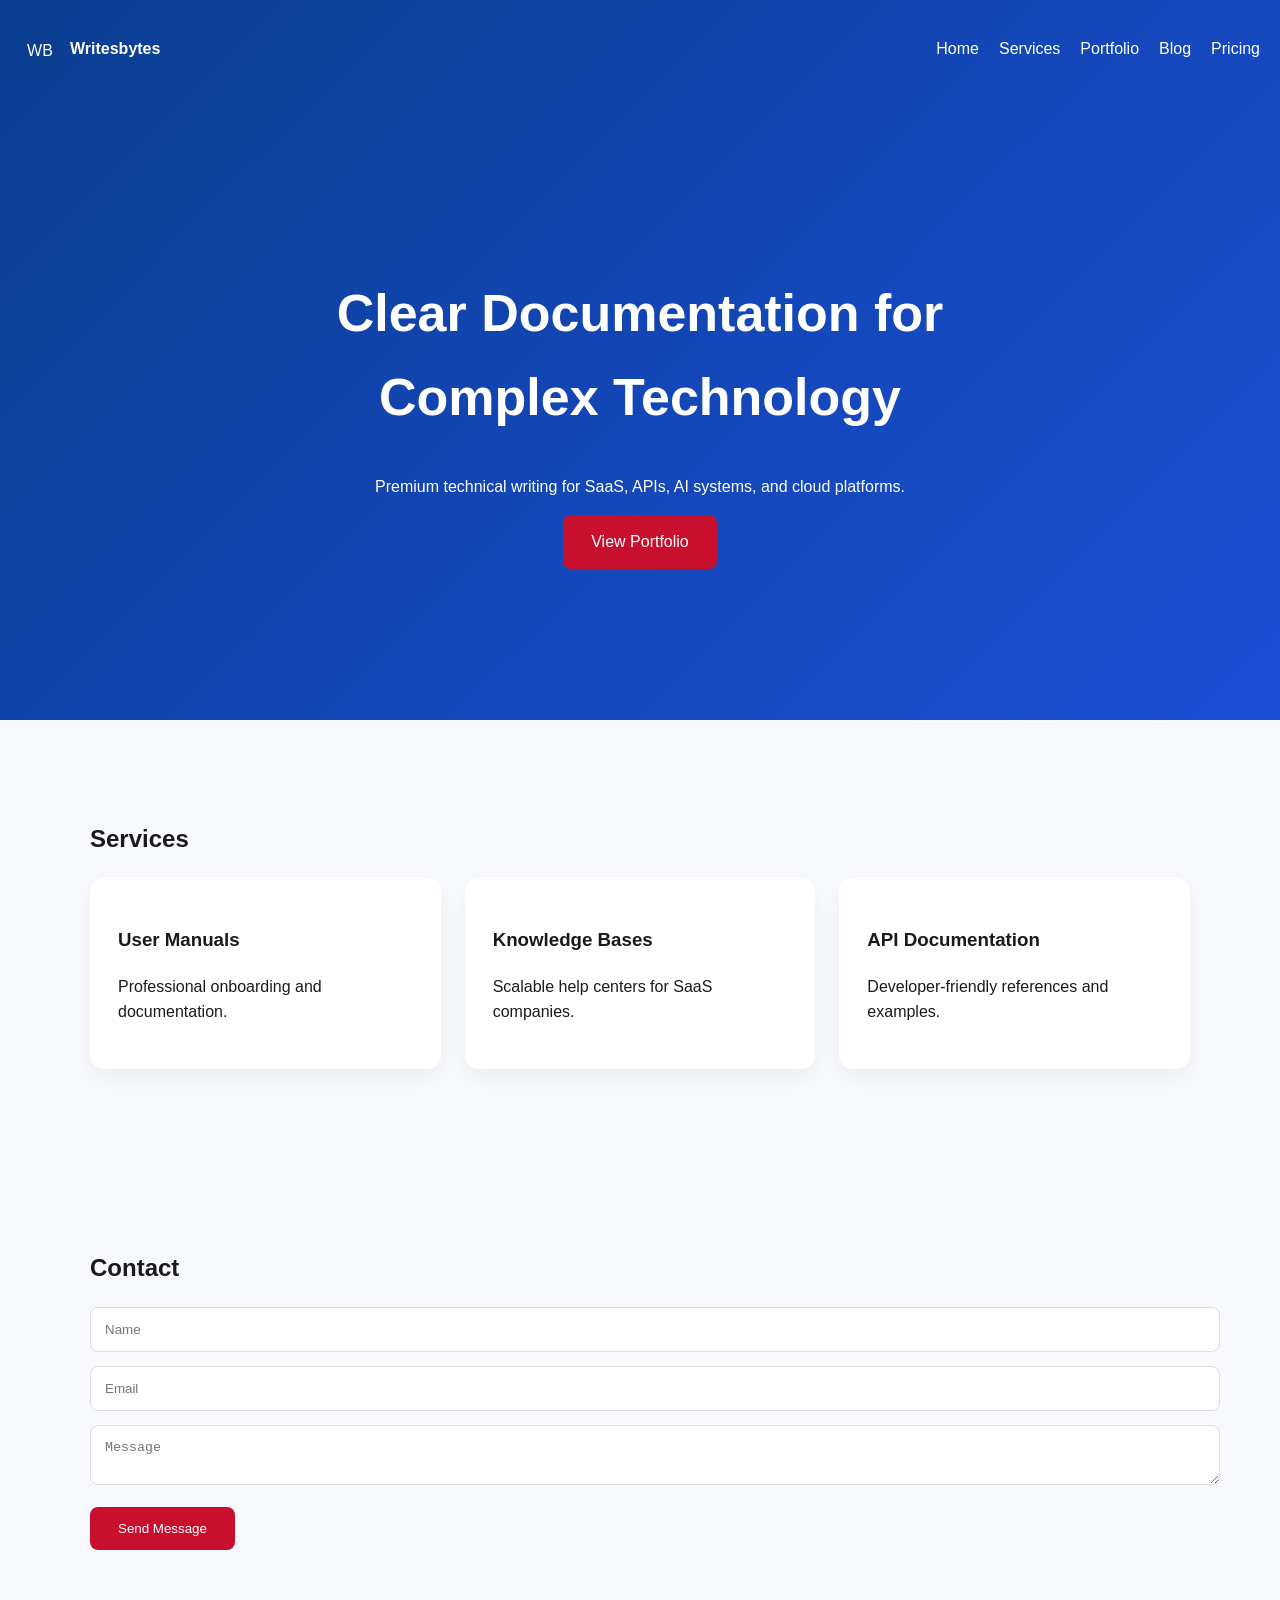
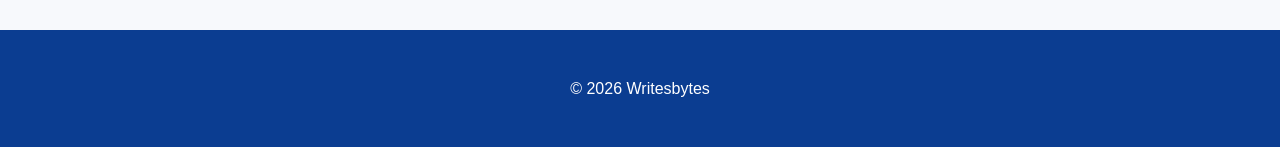
<file: index.html>
<!DOCTYPE html><html><head><meta charset='UTF-8'><meta name='viewport' content='width=device-width,initial-scale=1'><title>Writesbytes</title><link rel='stylesheet' href='style.css'><script defer src='script.js'></script></head><body><header class='hero'><nav><div class='brand'><img src='logo.svg'><span>Writesbytes</span></div><button id='menu-btn'>☰</button><ul id='nav-links'><li><a href='index.html'>Home</a></li><li><a href='services.html'>Services</a></li><li><a href='portfolio.html'>Portfolio</a></li><li><a href='blog.html'>Blog</a></li><li><a href='pricing.html'>Pricing</a></li></ul></nav><div class='hero-content'><h1>Clear Documentation for Complex Technology</h1><p>Premium technical writing for SaaS, APIs, AI systems, and cloud platforms.</p><a class='btn' href='portfolio.html'>View Portfolio</a></div></header><section class='section'><h2>Services</h2><div class='cards'><div class='card'><h3>User Manuals</h3><p>Professional onboarding and documentation.</p></div><div class='card'><h3>Knowledge Bases</h3><p>Scalable help centers for SaaS companies.</p></div><div class='card'><h3>API Documentation</h3><p>Developer-friendly references and examples.</p></div></div></section><section class='section'><h2>Contact</h2><form action='https://formspree.io/f/xykojdka' method='POST'><input type='text' placeholder='Name'><input type='email' placeholder='Email'><textarea placeholder='Message'></textarea><button class='btn'>Send Message</button></form></section><footer><p>© 2026 Writesbytes</p></footer></body></html>
</file>
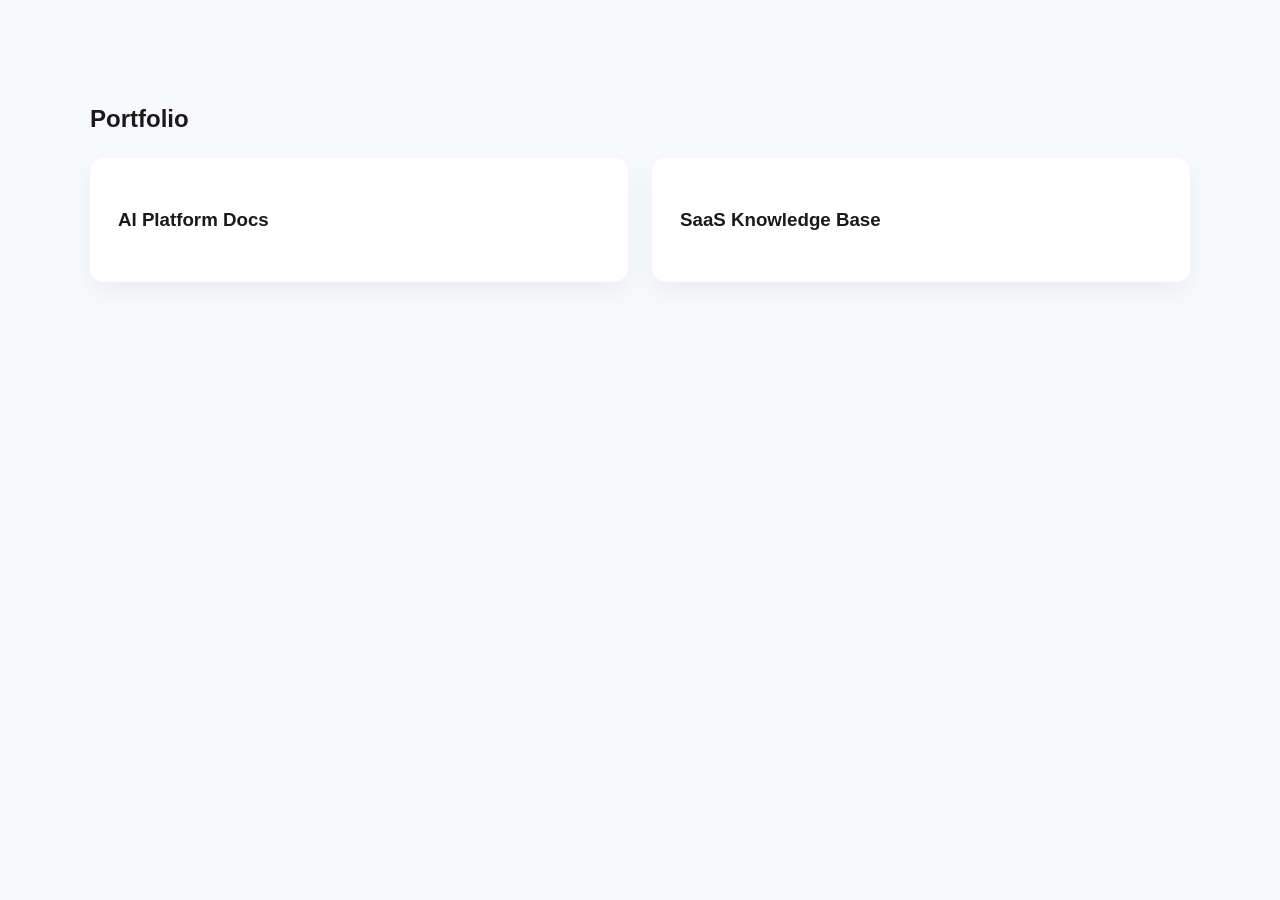
<file: portfolio.html>
<html><head><link rel='stylesheet' href='style.css'></head><body><section class='section'><h2>Portfolio</h2><div class='cards'><div class='card'><h3>AI Platform Docs</h3></div><div class='card'><h3>SaaS Knowledge Base</h3></div></div></section></body></html>
</file>
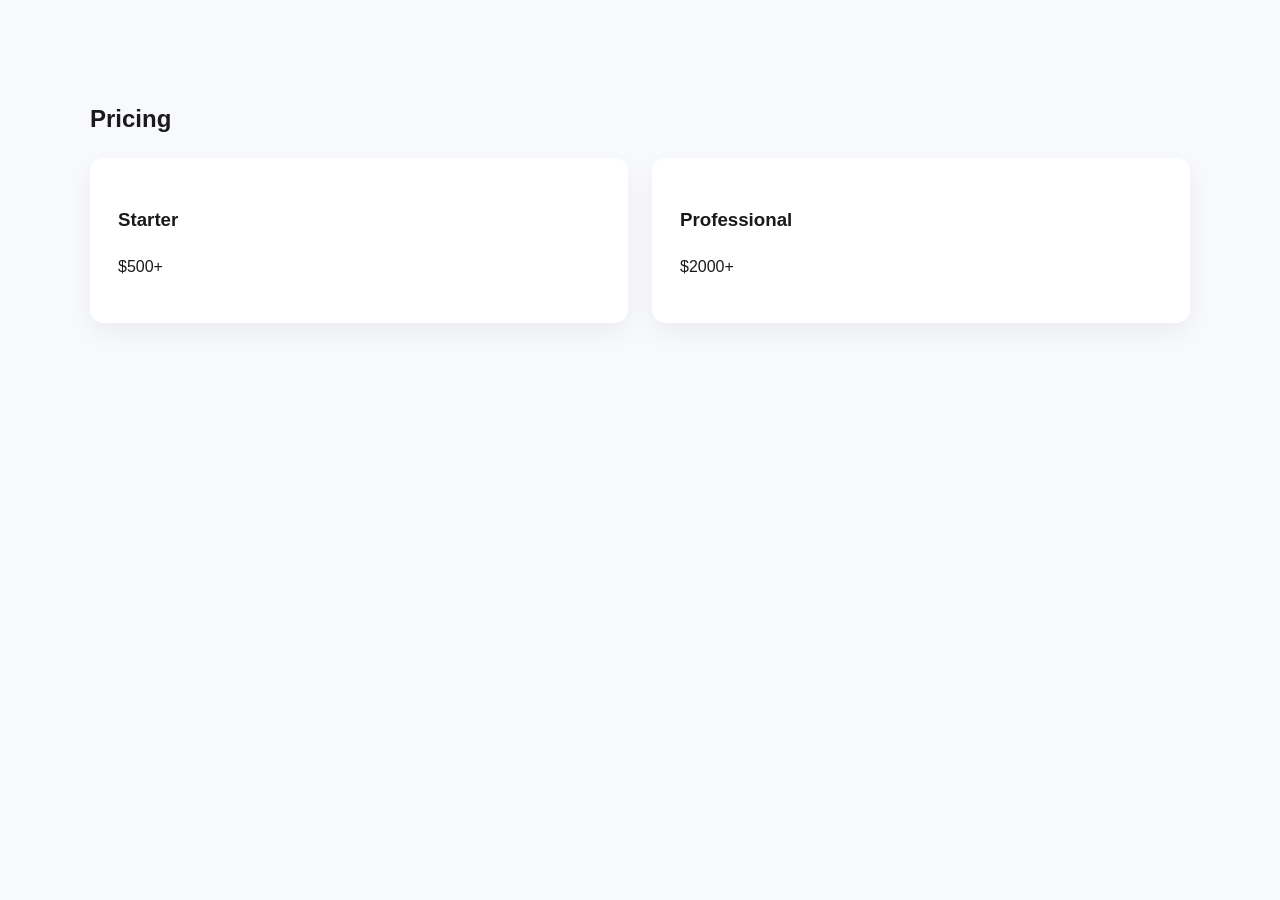
<file: pricing.html>
<html><head><link rel='stylesheet' href='style.css'></head><body><section class='section'><h2>Pricing</h2><div class='cards'><div class='card'><h3>Starter</h3><p>$500+</p></div><div class='card'><h3>Professional</h3><p>$2000+</p></div></div></section></body></html>
</file>
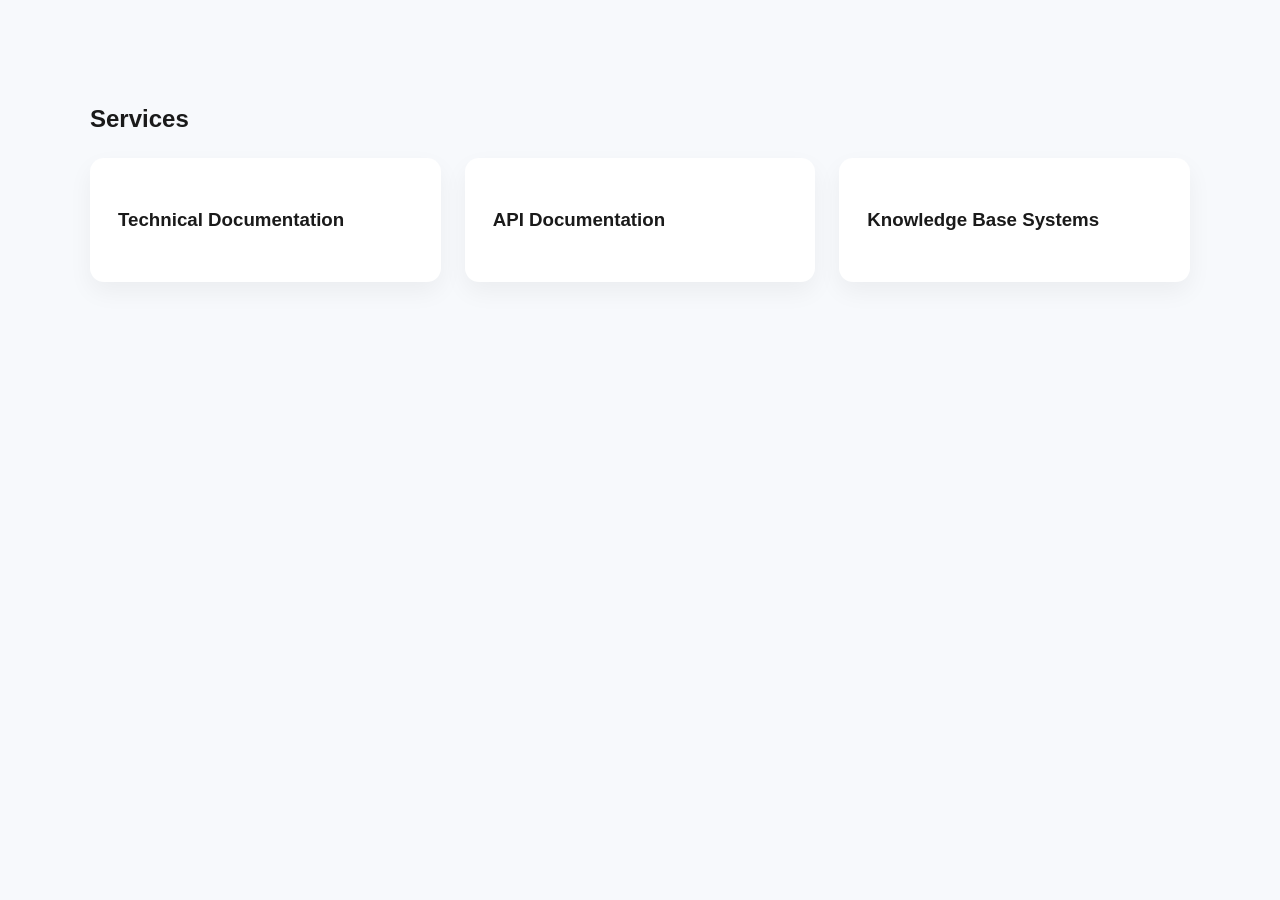
<file: services.html>
<html><head><link rel='stylesheet' href='style.css'></head><body><section class='section'><h2>Services</h2><div class='cards'><div class='card'><h3>Technical Documentation</h3></div><div class='card'><h3>API Documentation</h3></div><div class='card'><h3>Knowledge Base Systems</h3></div></div></section></body></html>
</file>
<file: style.css>
body{font-family:Arial,sans-serif;margin:0;background:#f7f9fc;color:#1a1a1a;line-height:1.6}
.hero{background:linear-gradient(135deg,#0b3d91,#1b4fd8);color:white;min-height:80vh}
nav{display:flex;justify-content:space-between;align-items:center;padding:20px}
.brand{display:flex;align-items:center;gap:10px;font-weight:bold}
.brand img{width:40px}
#nav-links{display:flex;gap:20px;list-style:none}
#nav-links a{color:white;text-decoration:none}
#menu-btn{display:none;background:none;border:none;color:white;font-size:28px}
.hero-content{text-align:center;padding:140px 20px;max-width:800px;margin:auto}
.hero-content h1{font-size:52px}
.btn{background:#c8102e;color:white;padding:14px 28px;border-radius:8px;text-decoration:none;border:none;display:inline-block}
.section{max-width:1100px;margin:auto;padding:80px 20px}
.cards{display:grid;grid-template-columns:repeat(auto-fit,minmax(250px,1fr));gap:24px}
.card{background:white;padding:28px;border-radius:14px;box-shadow:0 10px 25px rgba(0,0,0,.05)}
form input,form textarea{width:100%;padding:14px;margin-bottom:14px;border:1px solid #ddd;border-radius:8px}
footer{background:#0b3d91;color:white;text-align:center;padding:30px}
@media(max-width:768px){#menu-btn{display:block}#nav-links{display:none;position:absolute;right:20px;top:70px;background:white;padding:20px;border-radius:10px;flex-direction:column}#nav-links.active{display:flex}#nav-links a{color:#1a1a1a}.hero-content h1{font-size:36px}}
</file>
